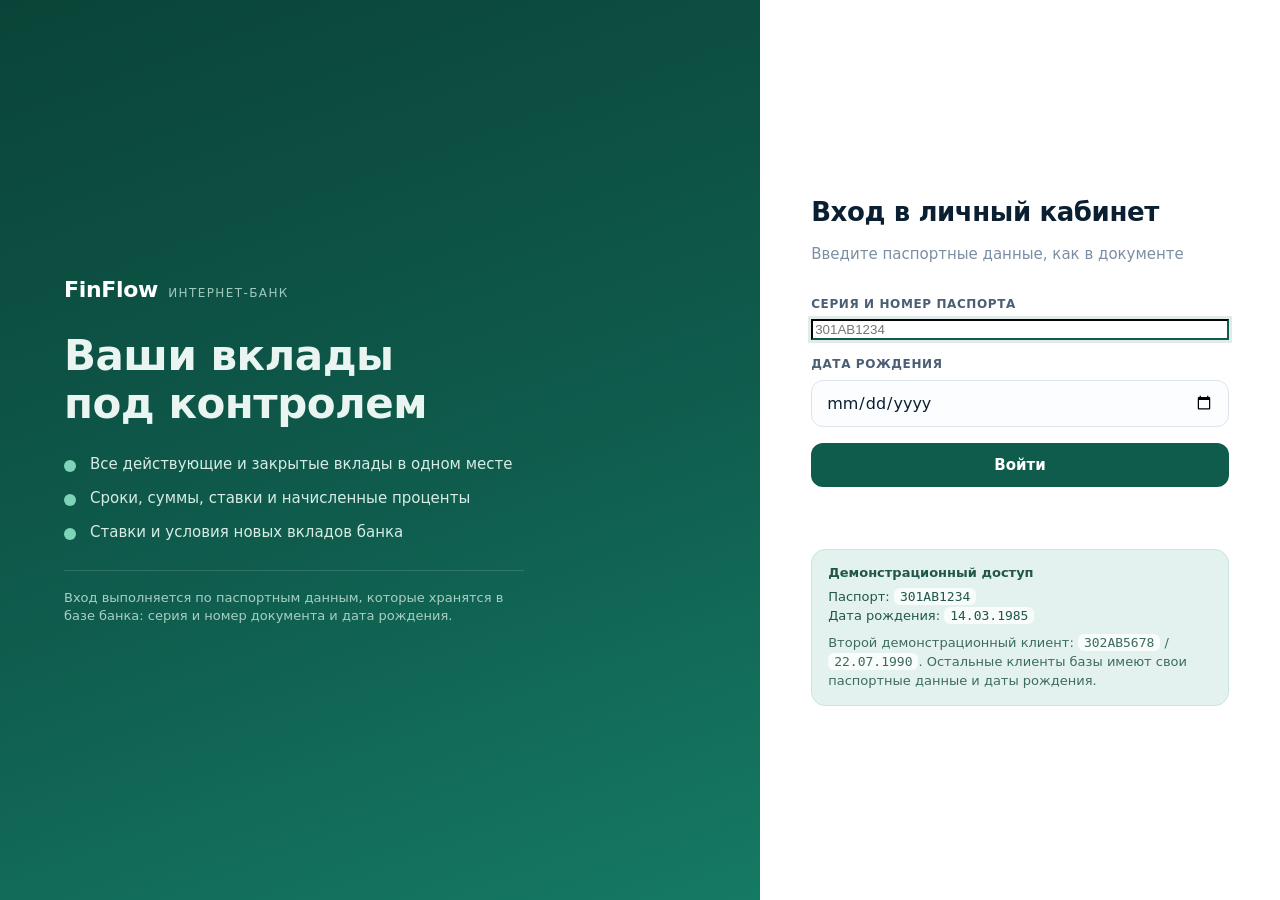
<file: src/FinFlow.Api/wwwroot/client/index.html>
<!DOCTYPE html>
<html lang="ru">
<head>
    <meta charset="utf-8" />
    <meta name="viewport" content="width=device-width, initial-scale=1" />
    <title>FinFlow — интернет-банк</title>
    <link rel="stylesheet" href="client.css" />
</head>
<body>
    <!-- Экран входа по паспортным данным -->
    <section id="login-screen" class="screen">
        <div class="login-layout">
            <aside class="login-aside">
                <div class="brand brand-light">
                    <span class="brand-mark">FinFlow</span>
                    <span class="brand-sub">интернет-банк</span>
                </div>
                <h1>Ваши вклады<br />под контролем</h1>
                <ul class="benefits">
                    <li>Все действующие и закрытые вклады в одном месте</li>
                    <li>Сроки, суммы, ставки и начисленные проценты</li>
                    <li>Ставки и условия новых вкладов банка</li>
                </ul>
                <p class="aside-note">
                    Вход выполняется по паспортным данным, которые хранятся в базе банка:
                    серия и номер документа и дата рождения.
                </p>
            </aside>

            <main class="login-card">
                <h2>Вход в личный кабинет</h2>
                <p class="muted">Введите паспортные данные, как в документе</p>

                <form id="login-form" autocomplete="off">
                    <label class="field">
                        <span>Серия и номер паспорта</span>
                        <input id="login-document" name="document" placeholder="301AB1234" maxlength="20" required />
                    </label>

                    <label class="field">
                        <span>Дата рождения</span>
                        <input id="login-birth" name="birth" type="date" required />
                    </label>

                    <button id="login-submit" type="submit" class="btn btn-primary btn-block">Войти</button>
                    <p id="login-error" class="form-error" role="alert"></p>
                </form>

                <div class="demo-box">
                    <strong>Демонстрационный доступ</strong>
                    <div>Паспорт: <code>301AB1234</code></div>
                    <div>Дата рождения: <code>14.03.1985</code></div>
                    <p>
                        Второй демонстрационный клиент: <code>302AB5678</code> / <code>22.07.1990</code>.
                        Остальные клиенты базы имеют свои паспортные данные и даты рождения.
                    </p>
                </div>
            </main>
        </div>
    </section>

    <!-- Личный кабинет -->
    <section id="app-screen" class="screen hidden">
        <header class="topbar">
            <div class="brand">
                <span class="brand-mark">FinFlow</span>
                <span class="brand-sub">интернет-банк</span>
            </div>
            <div class="topbar-right">
                <div class="client-chip">
                    <span id="client-name" class="client-name"></span>
                    <span id="client-document" class="client-document"></span>
                </div>
                <button id="logout-button" class="btn btn-ghost" type="button">Выйти</button>
            </div>
        </header>

        <main class="workspace">
            <div class="greeting">
                <h1 id="client-greeting">Здравствуйте!</h1>
                <p id="client-meta" class="muted"></p>
            </div>

            <nav class="tabs" role="tablist">
                <button class="tab active" data-tab="deposits" type="button">Мои вклады</button>
                <button class="tab" data-tab="offers" type="button">Вклады банка</button>
            </nav>

            <section id="view-deposits" class="view">
                <div id="totals" class="totals"></div>
                <div id="deposits" class="cards"></div>
            </section>

            <section id="view-offers" class="view hidden">
                <div id="offers-note" class="note"></div>
                <div id="offers" class="cards"></div>
            </section>
        </main>

        <footer class="footer">
            <span>© FinFlow, демонстрационный личный кабинет клиента</span>
            <span id="server-date" class="muted"></span>
        </footer>
    </section>

    <!-- Детали вклада -->
    <div id="modal" class="modal hidden" role="dialog" aria-modal="true">
        <div class="modal-card">
            <button id="modal-close" class="modal-close" type="button" aria-label="Закрыть">×</button>
            <div id="modal-body"></div>
        </div>
    </div>

    <div id="toast" class="toast hidden"></div>

    <script src="client.js"></script>
</body>
</html>
</file>
<file: src/FinFlow.Api/wwwroot/client/client.css>
:root {
    --ink: #0b1f33;
    --ink-soft: #4a5f75;
    --muted: #7c8ea3;
    --line: #dbe4ee;
    --surface: #ffffff;
    --canvas: #f2f6fb;
    --brand: #0f5c4d;
    --brand-strong: #0a4438;
    --brand-soft: #e3f2ee;
    --accent: #1f6feb;
    --accent-soft: #e8f0fe;
    --danger: #b42318;
    --warn: #a15c07;
    --radius: 16px;
    --shadow: 0 12px 32px rgba(11, 31, 51, 0.08);
}

* { box-sizing: border-box; }

body {
    margin: 0;
    font-family: "Segoe UI", "Inter", system-ui, -apple-system, Roboto, Arial, sans-serif;
    background: var(--canvas);
    color: var(--ink);
    font-size: 15px;
    line-height: 1.45;
}

.hidden { display: none !important; }
.muted { color: var(--muted); }

/* ---------- вход ---------- */

.screen { min-height: 100vh; }

.login-layout {
    display: grid;
    grid-template-columns: minmax(320px, 1fr) minmax(360px, 520px);
    min-height: 100vh;
}

.login-aside {
    background: linear-gradient(160deg, #0a4438 0%, #0f5c4d 55%, #157a63 100%);
    color: #eaf5f1;
    padding: 56px clamp(28px, 5vw, 72px);
    display: flex;
    flex-direction: column;
    justify-content: center;
    gap: 26px;
}

.login-aside h1 {
    font-size: clamp(28px, 3.4vw, 42px);
    line-height: 1.15;
    margin: 0;
    letter-spacing: -0.5px;
}

.benefits { list-style: none; margin: 0; padding: 0; display: grid; gap: 12px; }
.benefits li { position: relative; padding-left: 26px; color: #d7ece5; }
.benefits li::before {
    content: "";
    position: absolute; left: 0; top: 6px;
    width: 12px; height: 12px; border-radius: 50%;
    background: #7fd3b8;
}

.aside-note {
    max-width: 460px;
    font-size: 13px;
    color: #a9cfc4;
    border-top: 1px solid rgba(255, 255, 255, 0.14);
    padding-top: 18px;
    margin: 0;
}

.brand { display: flex; align-items: baseline; gap: 10px; }
.brand-mark { font-size: 22px; font-weight: 700; letter-spacing: -0.3px; color: var(--ink); }
.brand-sub { font-size: 12px; text-transform: uppercase; letter-spacing: 1.4px; color: var(--muted); }
.brand-light .brand-mark { color: #ffffff; }
.brand-light .brand-sub { color: #9ec9bd; }

.login-card {
    background: var(--surface);
    padding: 56px clamp(24px, 4vw, 56px);
    display: flex;
    flex-direction: column;
    justify-content: center;
    gap: 8px;
}

.login-card h2 { margin: 0; font-size: 26px; letter-spacing: -0.4px; }
.login-card > .muted { margin: 4px 0 22px; }

.field { display: grid; gap: 6px; margin-bottom: 16px; }
.field span { font-size: 12px; font-weight: 600; color: var(--ink-soft); text-transform: uppercase; letter-spacing: 0.6px; }

input[type="text"], input[type="date"] {
    width: 100%;
    padding: 12px 14px;
    border: 1px solid var(--line);
    border-radius: 12px;
    font-size: 16px;
    font-family: inherit;
    color: var(--ink);
    background: #fbfdff;
    transition: border-color 0.15s, box-shadow 0.15s;
}

input:focus {
    outline: none;
    border-color: var(--brand);
    box-shadow: 0 0 0 3px rgba(15, 92, 77, 0.12);
}

.btn {
    border: 0;
    border-radius: 12px;
    padding: 11px 18px;
    font-size: 14px;
    font-weight: 600;
    font-family: inherit;
    cursor: pointer;
    transition: background 0.15s, color 0.15s, opacity 0.15s;
}

.btn-primary { background: var(--brand); color: #ffffff; }
.btn-primary:hover { background: var(--brand-strong); }
.btn-primary:disabled { opacity: 0.6; cursor: default; }
.btn-block { width: 100%; padding: 13px 18px; font-size: 15px; }
.btn-ghost {
    background: transparent;
    color: var(--ink-soft);
    border: 1px solid var(--line);
    padding: 8px 14px;
}
.btn-ghost:hover { background: #eef3f8; }
.btn-link {
    background: transparent;
    color: var(--accent);
    padding: 0;
    font-size: 13px;
}
.btn-link:hover { text-decoration: underline; }

.form-error { color: var(--danger); font-size: 13px; min-height: 18px; margin: 10px 0 0; }

.demo-box {
    margin-top: 26px;
    background: var(--brand-soft);
    border: 1px solid #cbe6dd;
    border-radius: 14px;
    padding: 14px 16px;
    font-size: 13px;
    color: #20574a;
}

.demo-box strong { display: block; margin-bottom: 6px; }
.demo-box code {
    background: rgba(255, 255, 255, 0.75);
    border-radius: 6px;
    padding: 1px 6px;
    font-family: "Consolas", "Menlo", monospace;
}
.demo-box p { margin: 8px 0 0; color: #3d6b5f; }

/* ---------- кабинет ---------- */

.topbar {
    display: flex;
    align-items: center;
    justify-content: space-between;
    gap: 16px;
    padding: 16px clamp(16px, 4vw, 48px);
    background: var(--surface);
    border-bottom: 1px solid var(--line);
    position: sticky;
    top: 0;
    z-index: 5;
}

.topbar-right { display: flex; align-items: center; gap: 16px; }
.client-chip { display: grid; text-align: right; }
.client-name { font-weight: 600; font-size: 14px; }
.client-document { font-size: 12px; color: var(--muted); }

.workspace { max-width: 1180px; margin: 0 auto; padding: 28px clamp(16px, 4vw, 40px) 48px; }

.greeting h1 { margin: 0 0 6px; font-size: clamp(22px, 2.6vw, 30px); letter-spacing: -0.4px; }
.greeting p { margin: 0; font-size: 13px; }

.tabs {
    display: inline-flex;
    gap: 4px;
    background: #e7eef6;
    border-radius: 12px;
    padding: 4px;
    margin: 22px 0 20px;
}

.tab {
    border: 0;
    background: transparent;
    color: var(--ink-soft);
    font-family: inherit;
    font-size: 14px;
    font-weight: 600;
    padding: 9px 18px;
    border-radius: 9px;
    cursor: pointer;
}

.tab.active { background: var(--surface); color: var(--ink); box-shadow: 0 2px 8px rgba(11, 31, 51, 0.08); }

.totals {
    display: grid;
    grid-template-columns: repeat(auto-fit, minmax(220px, 1fr));
    gap: 14px;
    margin-bottom: 22px;
}

.total-card {
    background: var(--surface);
    border: 1px solid var(--line);
    border-radius: var(--radius);
    padding: 18px;
}

.total-card .label { font-size: 12px; text-transform: uppercase; letter-spacing: 0.7px; color: var(--muted); }
.total-card .value { font-size: 24px; font-weight: 700; margin-top: 6px; letter-spacing: -0.5px; }
.total-card .hint { font-size: 12px; color: var(--ink-soft); margin-top: 4px; }

.cards { display: grid; grid-template-columns: repeat(auto-fill, minmax(340px, 1fr)); gap: 16px; }

.deposit-card, .offer-card {
    background: var(--surface);
    border: 1px solid var(--line);
    border-radius: var(--radius);
    padding: 20px;
    box-shadow: var(--shadow);
    display: flex;
    flex-direction: column;
    gap: 14px;
}

.deposit-card.closed { opacity: 0.78; box-shadow: none; }

.card-head { display: flex; justify-content: space-between; gap: 12px; align-items: flex-start; }
.card-title { font-size: 16px; font-weight: 700; margin: 0; }
.card-sub { font-size: 12px; color: var(--muted); margin-top: 3px; }

.badge {
    font-size: 11px;
    font-weight: 700;
    text-transform: uppercase;
    letter-spacing: 0.6px;
    border-radius: 999px;
    padding: 4px 10px;
    background: var(--accent-soft);
    color: #1854b3;
    white-space: nowrap;
}

.badge.ok { background: var(--brand-soft); color: #146b57; }
.badge.off { background: #eef1f5; color: var(--ink-soft); }
.badge.warn { background: #fdf1e3; color: var(--warn); }

.amount { display: flex; align-items: baseline; gap: 8px; }
.amount .sum { font-size: 30px; font-weight: 700; letter-spacing: -0.8px; }
.amount .cur { font-size: 13px; color: var(--muted); font-weight: 600; }

.rate-line { display: flex; gap: 18px; font-size: 13px; color: var(--ink-soft); flex-wrap: wrap; }
.rate-line b { color: var(--ink); }

.progress { height: 6px; background: #e8eef6; border-radius: 999px; overflow: hidden; }
.progress > span { display: block; height: 100%; background: linear-gradient(90deg, #157a63, #38a884); border-radius: 999px; }
.progress-caption { display: flex; justify-content: space-between; font-size: 12px; color: var(--muted); margin-top: 6px; }

.kv { display: grid; grid-template-columns: 1fr 1fr; gap: 8px 14px; font-size: 13px; }
.kv div { display: grid; gap: 2px; }
.kv .k { color: var(--muted); font-size: 11px; text-transform: uppercase; letter-spacing: 0.5px; }
.kv .v { font-weight: 600; }

.hint { font-size: 12px; color: var(--muted); }

.card-actions { display: flex; justify-content: space-between; align-items: center; gap: 12px; border-top: 1px solid var(--line); padding-top: 12px; }

.note {
    background: var(--accent-soft);
    border: 1px solid #cddffb;
    color: #17457f;
    border-radius: 12px;
    padding: 12px 16px;
    font-size: 13px;
    margin-bottom: 18px;
}

.offer-card .terms { width: 100%; border-collapse: collapse; font-size: 13px; }
.offer-card .terms th, .offer-card .terms td { text-align: left; padding: 7px 6px; border-bottom: 1px solid var(--line); }
.offer-card .terms th { font-size: 11px; text-transform: uppercase; letter-spacing: 0.5px; color: var(--muted); font-weight: 600; }
.offer-card .terms tr:last-child td { border-bottom: 0; }
.offer-card .terms td.num { text-align: right; white-space: nowrap; }
.offer-card .terms td.rate { font-weight: 700; color: var(--brand); }

.offer-head { display: flex; justify-content: space-between; align-items: flex-start; gap: 12px; }
.offer-rate { font-size: 26px; font-weight: 700; color: var(--brand); letter-spacing: -0.6px; white-space: nowrap; }
.offer-rate small { font-size: 12px; color: var(--muted); font-weight: 600; }

.chips { display: flex; flex-wrap: wrap; gap: 6px; }
.chip {
    font-size: 11px;
    background: #f1f5f9;
    color: var(--ink-soft);
    border-radius: 999px;
    padding: 4px 10px;
}

/* ---------- модальное окно ---------- */

.modal {
    position: fixed;
    inset: 0;
    background: rgba(9, 24, 40, 0.45);
    display: flex;
    align-items: flex-start;
    justify-content: center;
    padding: 40px 16px;
    overflow-y: auto;
    z-index: 40;
}

.modal-card {
    background: var(--surface);
    border-radius: 18px;
    max-width: 780px;
    width: 100%;
    padding: 26px clamp(18px, 3vw, 32px) 30px;
    position: relative;
    box-shadow: 0 24px 64px rgba(9, 24, 40, 0.3);
}

.modal-close {
    position: absolute;
    top: 10px;
    right: 14px;
    border: 0;
    background: transparent;
    font-size: 26px;
    line-height: 1;
    color: var(--muted);
    cursor: pointer;
}

.modal h2 { margin: 0 0 4px; font-size: 22px; letter-spacing: -0.4px; }
.modal h3 { margin: 24px 0 10px; font-size: 14px; text-transform: uppercase; letter-spacing: 0.6px; color: var(--muted); }

.detail-grid { display: grid; grid-template-columns: repeat(auto-fit, minmax(160px, 1fr)); gap: 12px; margin-top: 16px; }
.detail-tile { background: #f7fafd; border: 1px solid var(--line); border-radius: 12px; padding: 12px 14px; }
.detail-tile .k { font-size: 11px; text-transform: uppercase; letter-spacing: 0.5px; color: var(--muted); }
.detail-tile .v { font-weight: 600; margin-top: 4px; }

.table { width: 100%; border-collapse: collapse; font-size: 13px; }
.table th, .table td { text-align: left; padding: 8px 6px; border-bottom: 1px solid var(--line); }
.table th { font-size: 11px; text-transform: uppercase; letter-spacing: 0.5px; color: var(--muted); }
.table td.num, .table th.num { text-align: right; }

.callout {
    background: #f7fafd;
    border: 1px solid var(--line);
    border-left: 4px solid var(--brand);
    border-radius: 10px;
    padding: 12px 16px;
    font-size: 13px;
    color: var(--ink-soft);
}

.callout strong { color: var(--ink); }

.empty {
    background: var(--surface);
    border: 1px dashed var(--line);
    border-radius: var(--radius);
    padding: 36px;
    text-align: center;
    color: var(--muted);
    grid-column: 1 / -1;
}

.footer {
    border-top: 1px solid var(--line);
    padding: 18px clamp(16px, 4vw, 48px);
    display: flex;
    justify-content: space-between;
    gap: 12px;
    font-size: 12px;
    color: var(--muted);
    flex-wrap: wrap;
}

.toast {
    position: fixed;
    left: 50%;
    bottom: 28px;
    transform: translateX(-50%);
    background: #0b1f33;
    color: #ffffff;
    padding: 12px 20px;
    border-radius: 12px;
    font-size: 13px;
    max-width: min(560px, calc(100vw - 32px));
    box-shadow: 0 16px 40px rgba(11, 31, 51, 0.28);
    z-index: 80;
}

.toast.error { background: var(--danger); }

/* ---------- адаптивность ---------- */

@media (max-width: 900px) {
    .login-layout { grid-template-columns: 1fr; }
    .login-aside { padding: 36px 24px; gap: 18px; }
    .login-aside h1 { font-size: 28px; }
    .login-card { padding: 32px 24px 40px; }
    .client-chip { display: none; }
    .cards { grid-template-columns: 1fr; }
}

@media (max-width: 480px) {
    .amount .sum { font-size: 24px; }
    .kv { grid-template-columns: 1fr; }
    .workspace { padding-top: 20px; }
    .topbar { padding: 12px 16px; }
}
</file>
